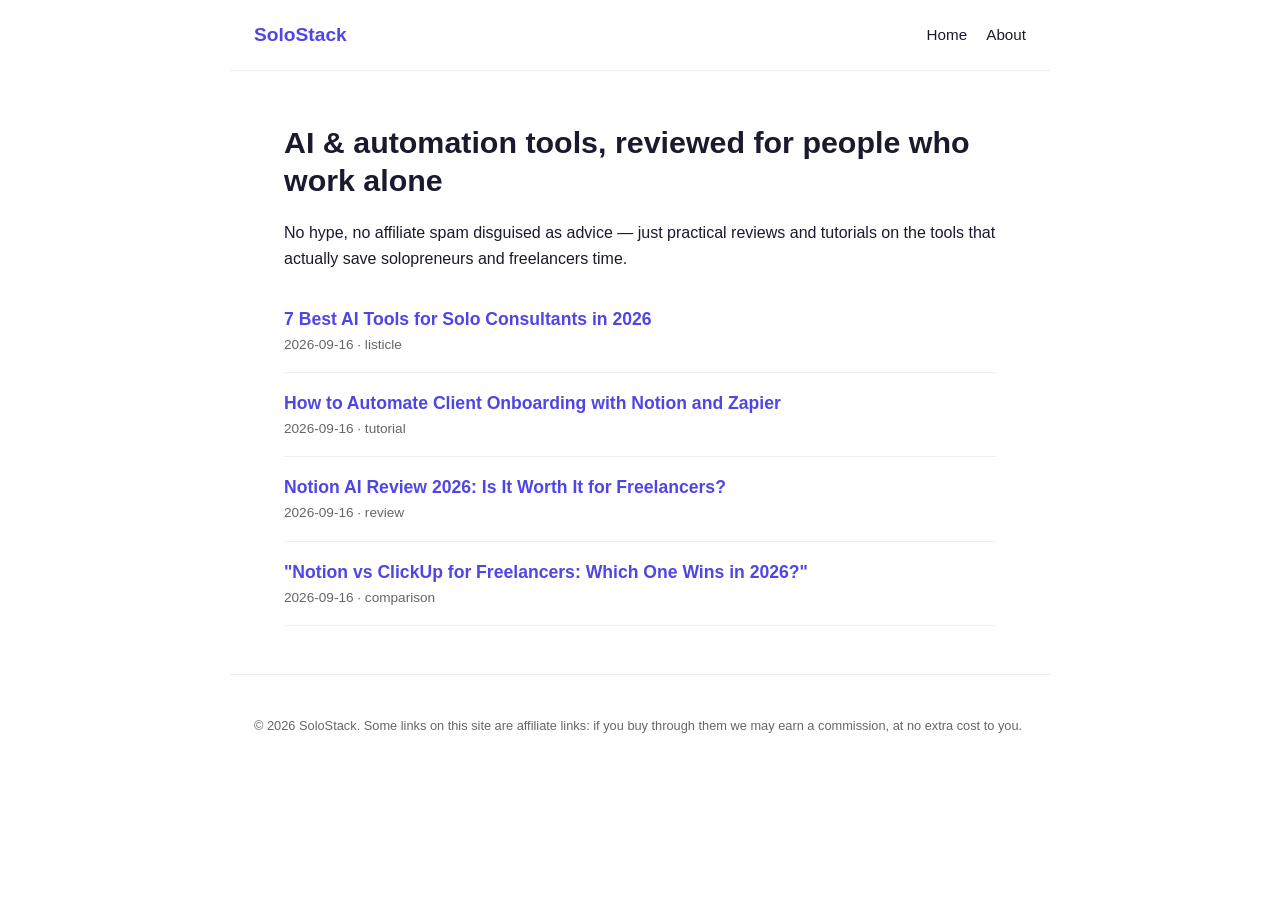
<file: docs/index.html>
<!DOCTYPE html>
<html lang="en">
<head>
<meta charset="UTF-8">
<meta name="viewport" content="width=device-width, initial-scale=1.0">
<title>SoloStack — AI &amp; Automation Tools for Freelancers and Solopreneurs</title>
<meta name="description" content="Honest reviews, comparisons and tutorials on AI and automation tools for freelancers, consultants and small teams.">
<link rel="stylesheet" href="style.css">
</head>
<body>
<header class="site-header">
  <a class="brand" href="index.html">SoloStack</a>
  <nav><a href="index.html">Home</a><a href="about.html">About</a></nav>
</header>
<main>
<h1>AI &amp; automation tools, reviewed for people who work alone</h1>
<p>No hype, no affiliate spam disguised as advice — just practical reviews and tutorials on the tools that actually save solopreneurs and freelancers time.</p>
<ul class="card-list">

<li>
  <a href="7-best-ai-tools-solo-consultants-2026.html">7 Best AI Tools for Solo Consultants in 2026</a>
  <div class="meta">2026-09-16 · listicle</div>
</li>

<li>
  <a href="automate-client-onboarding-notion-zapier.html">How to Automate Client Onboarding with Notion and Zapier</a>
  <div class="meta">2026-09-16 · tutorial</div>
</li>

<li>
  <a href="notion-ai-review-2026.html">Notion AI Review 2026: Is It Worth It for Freelancers?</a>
  <div class="meta">2026-09-16 · review</div>
</li>

<li>
  <a href="notion-vs-clickup-freelancers.html">"Notion vs ClickUp for Freelancers: Which One Wins in 2026?"</a>
  <div class="meta">2026-09-16 · comparison</div>
</li>

</ul>
</main>
<footer class="site-footer">
  <p>&copy; 2026 SoloStack. Some links on this site are affiliate links: if you buy through them we may earn a commission, at no extra cost to you.</p>
</footer>
</body>
</html>
</file>
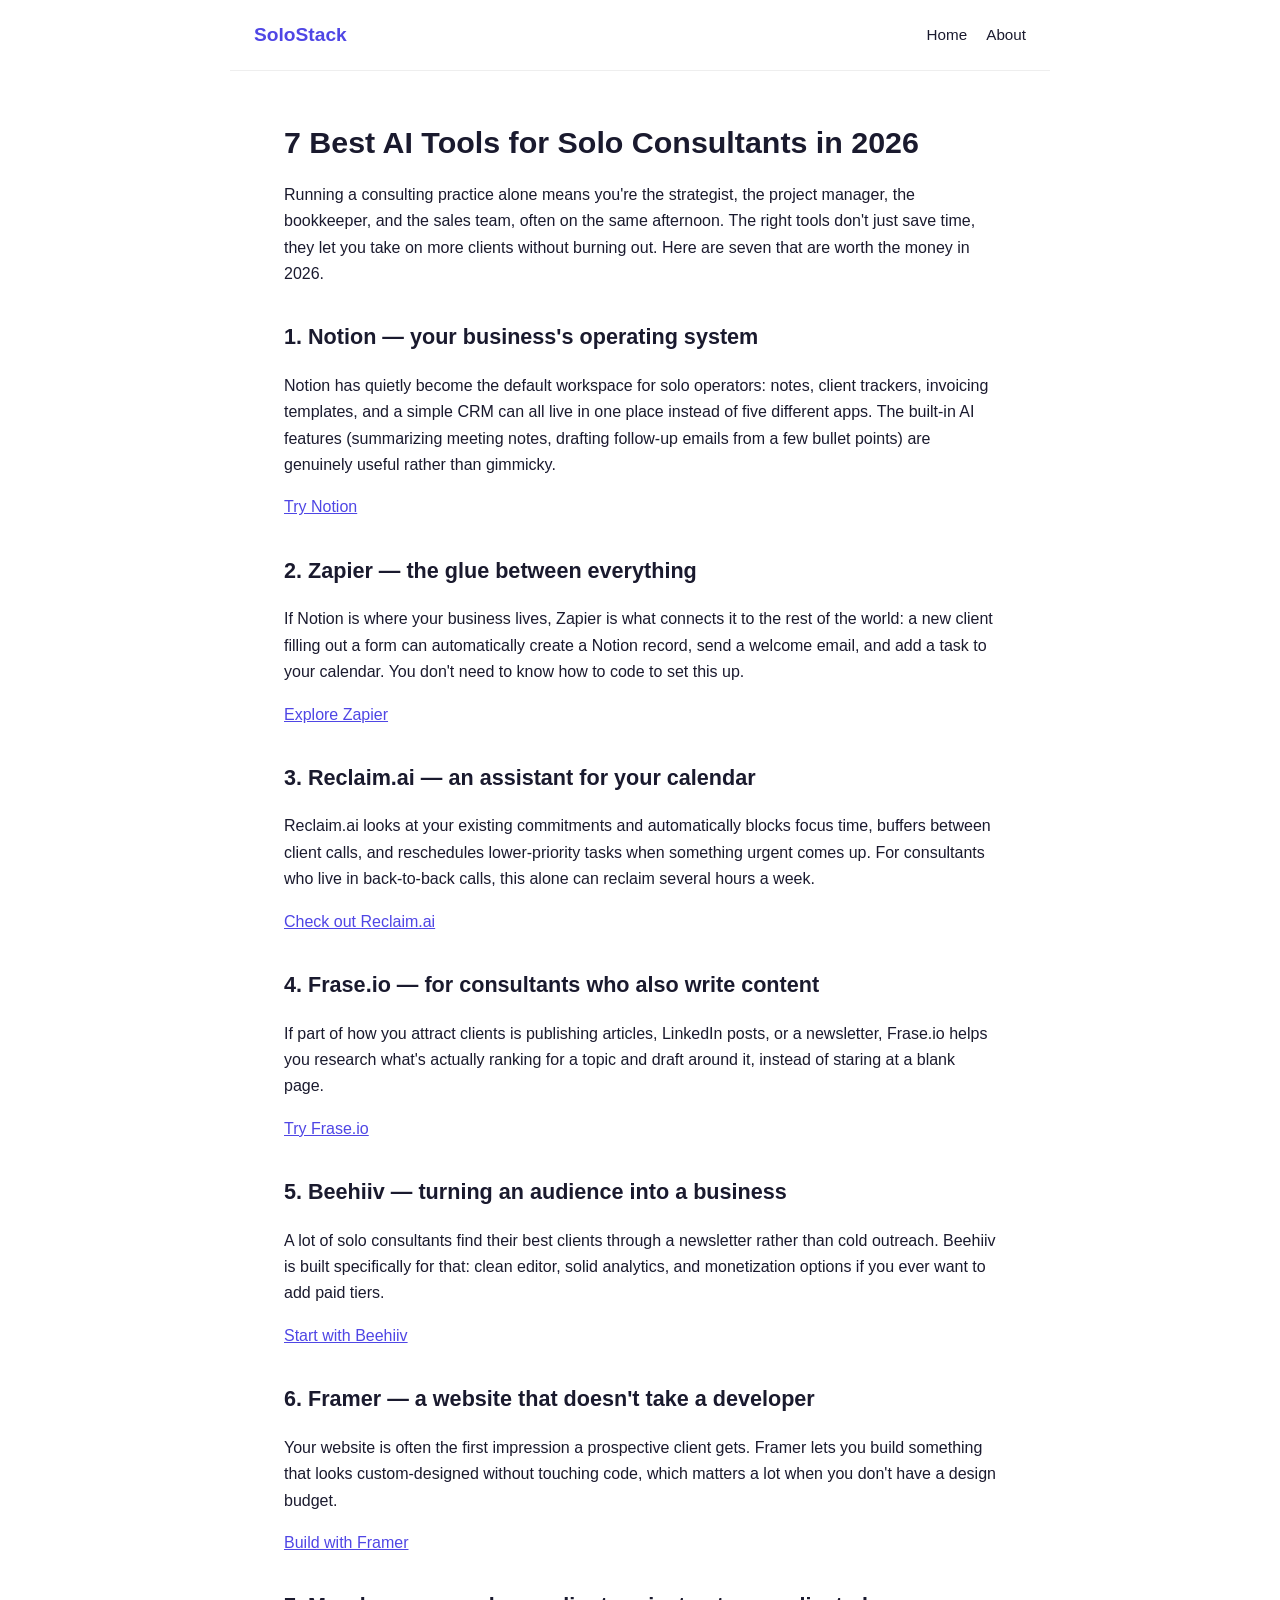
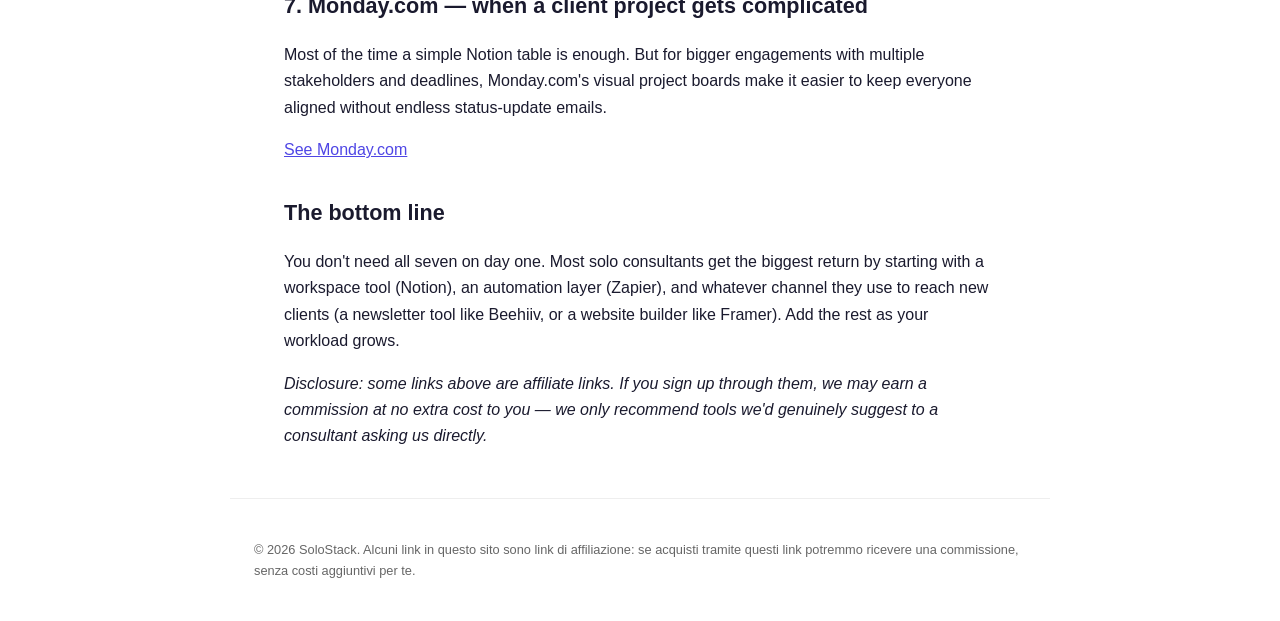
<file: docs/7-best-ai-tools-solo-consultants-2026.html>
<!DOCTYPE html>
<html lang="en">
<head>
<meta charset="UTF-8">
<meta name="viewport" content="width=device-width, initial-scale=1.0">
<title>7 Best AI Tools for Solo Consultants in 2026 | SoloStack</title>
<meta name="description" content="A practical, no-hype list of AI and automation tools that actually save solo consultants time in 2026, from scheduling to client management.">
<link rel="canonical" href="https://REPLACE-WITH-YOUR-GITHUB-PAGES-URL/7-best-ai-tools-solo-consultants-2026.html">
<link rel="stylesheet" href="style.css">
</head>
<body>
<header class="site-header">
  <a class="brand" href="index.html">SoloStack</a>
  <nav><a href="index.html">Home</a><a href="about.html">About</a></nav>
</header>
<main>
<h1>7 Best AI Tools for Solo Consultants in 2026</h1>
<p>Running a consulting practice alone means you're the strategist, the project manager, the bookkeeper, and the sales team, often on the same afternoon. The right tools don't just save time, they let you take on more clients without burning out. Here are seven that are worth the money in 2026.</p>
<h2 id="1-notion-your-businesss-operating-system">1. Notion — your business's operating system</h2>
<p>Notion has quietly become the default workspace for solo operators: notes, client trackers, invoicing templates, and a simple CRM can all live in one place instead of five different apps. The built-in AI features (summarizing meeting notes, drafting follow-up emails from a few bullet points) are genuinely useful rather than gimmicky.</p>
<p><a href="#todo-affiliate-link-notion">Try Notion</a></p>
<h2 id="2-zapier-the-glue-between-everything">2. Zapier — the glue between everything</h2>
<p>If Notion is where your business lives, Zapier is what connects it to the rest of the world: a new client filling out a form can automatically create a Notion record, send a welcome email, and add a task to your calendar. You don't need to know how to code to set this up.</p>
<p><a href="#todo-affiliate-link-zapier">Explore Zapier</a></p>
<h2 id="3-reclaimai-an-assistant-for-your-calendar">3. Reclaim.ai — an assistant for your calendar</h2>
<p>Reclaim.ai looks at your existing commitments and automatically blocks focus time, buffers between client calls, and reschedules lower-priority tasks when something urgent comes up. For consultants who live in back-to-back calls, this alone can reclaim several hours a week.</p>
<p><a href="#todo-affiliate-link-reclaim">Check out Reclaim.ai</a></p>
<h2 id="4-fraseio-for-consultants-who-also-write-content">4. Frase.io — for consultants who also write content</h2>
<p>If part of how you attract clients is publishing articles, LinkedIn posts, or a newsletter, Frase.io helps you research what's actually ranking for a topic and draft around it, instead of staring at a blank page.</p>
<p><a href="#todo-affiliate-link-frase">Try Frase.io</a></p>
<h2 id="5-beehiiv-turning-an-audience-into-a-business">5. Beehiiv — turning an audience into a business</h2>
<p>A lot of solo consultants find their best clients through a newsletter rather than cold outreach. Beehiiv is built specifically for that: clean editor, solid analytics, and monetization options if you ever want to add paid tiers.</p>
<p><a href="#todo-affiliate-link-beehiiv">Start with Beehiiv</a></p>
<h2 id="6-framer-a-website-that-doesnt-take-a-developer">6. Framer — a website that doesn't take a developer</h2>
<p>Your website is often the first impression a prospective client gets. Framer lets you build something that looks custom-designed without touching code, which matters a lot when you don't have a design budget.</p>
<p><a href="#todo-affiliate-link-framer">Build with Framer</a></p>
<h2 id="7-mondaycom-when-a-client-project-gets-complicated">7. Monday.com — when a client project gets complicated</h2>
<p>Most of the time a simple Notion table is enough. But for bigger engagements with multiple stakeholders and deadlines, Monday.com's visual project boards make it easier to keep everyone aligned without endless status-update emails.</p>
<p><a href="#todo-affiliate-link-monday">See Monday.com</a></p>
<h2 id="the-bottom-line">The bottom line</h2>
<p>You don't need all seven on day one. Most solo consultants get the biggest return by starting with a workspace tool (Notion), an automation layer (Zapier), and whatever channel they use to reach new clients (a newsletter tool like Beehiiv, or a website builder like Framer). Add the rest as your workload grows.</p>
<p><em>Disclosure: some links above are affiliate links. If you sign up through them, we may earn a commission at no extra cost to you — we only recommend tools we'd genuinely suggest to a consultant asking us directly.</em></p>
</main>
<footer class="site-footer">
  <p>&copy; 2026 SoloStack. Alcuni link in questo sito sono link di affiliazione: se acquisti tramite questi link potremmo ricevere una commissione, senza costi aggiuntivi per te.</p>
</footer>
</body>
</html>
</file>
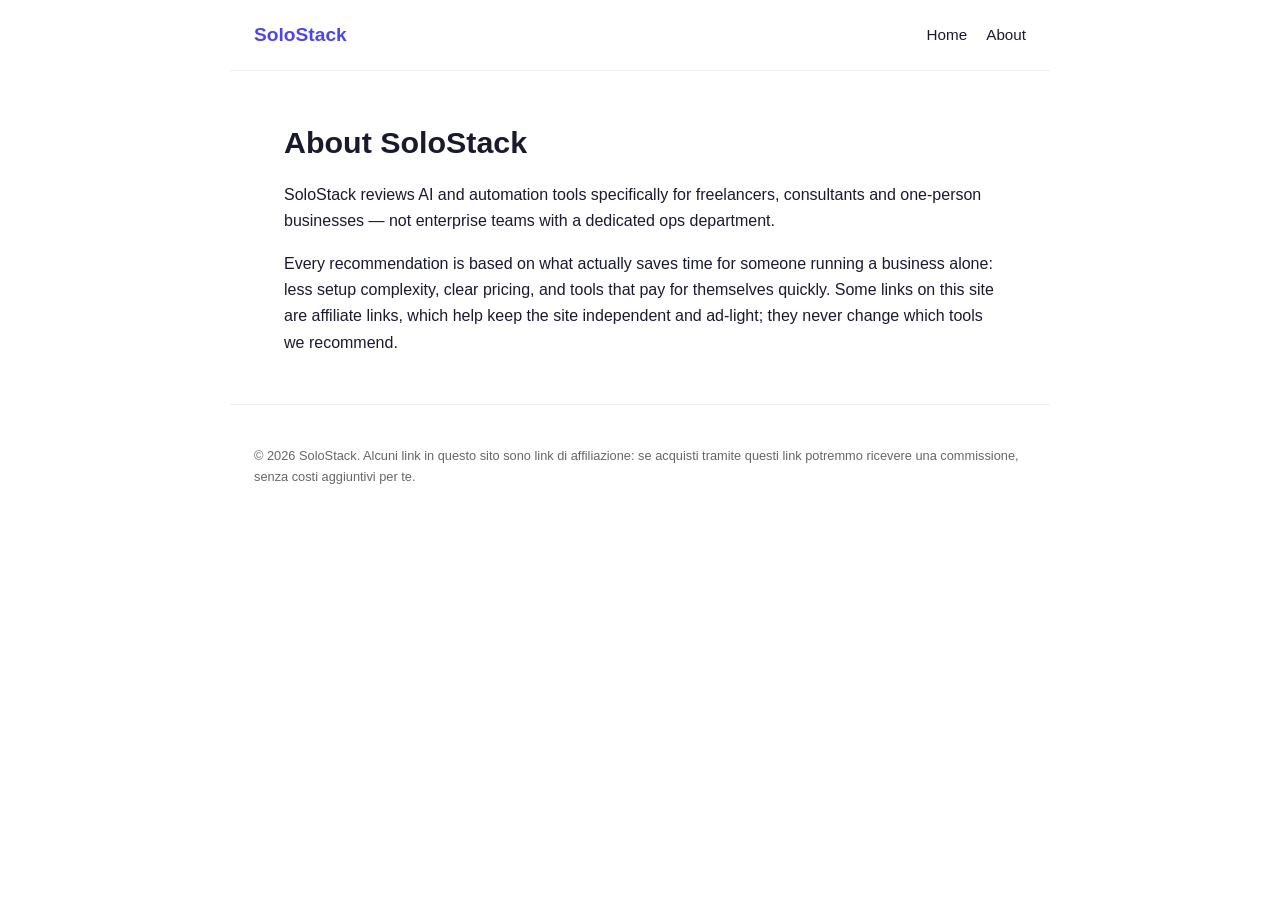
<file: docs/about.html>
<!DOCTYPE html>
<html lang="en">
<head>
<meta charset="UTF-8">
<meta name="viewport" content="width=device-width, initial-scale=1.0">
<title>About SoloStack | SoloStack</title>
<meta name="description" content="What SoloStack is and why it exists.">
<link rel="canonical" href="https://REPLACE-WITH-YOUR-GITHUB-PAGES-URL/about.html">
<link rel="stylesheet" href="style.css">
</head>
<body>
<header class="site-header">
  <a class="brand" href="index.html">SoloStack</a>
  <nav><a href="index.html">Home</a><a href="about.html">About</a></nav>
</header>
<main>
<h1>About SoloStack</h1>
<p>SoloStack reviews AI and automation tools specifically for freelancers, consultants and one-person businesses — not enterprise teams with a dedicated ops department.</p>
<p>Every recommendation is based on what actually saves time for someone running a business alone: less setup complexity, clear pricing, and tools that pay for themselves quickly. Some links on this site are affiliate links, which help keep the site independent and ad-light; they never change which tools we recommend.</p>
</main>
<footer class="site-footer">
  <p>&copy; 2026 SoloStack. Alcuni link in questo sito sono link di affiliazione: se acquisti tramite questi link potremmo ricevere una commissione, senza costi aggiuntivi per te.</p>
</footer>
</body>
</html>
</file>
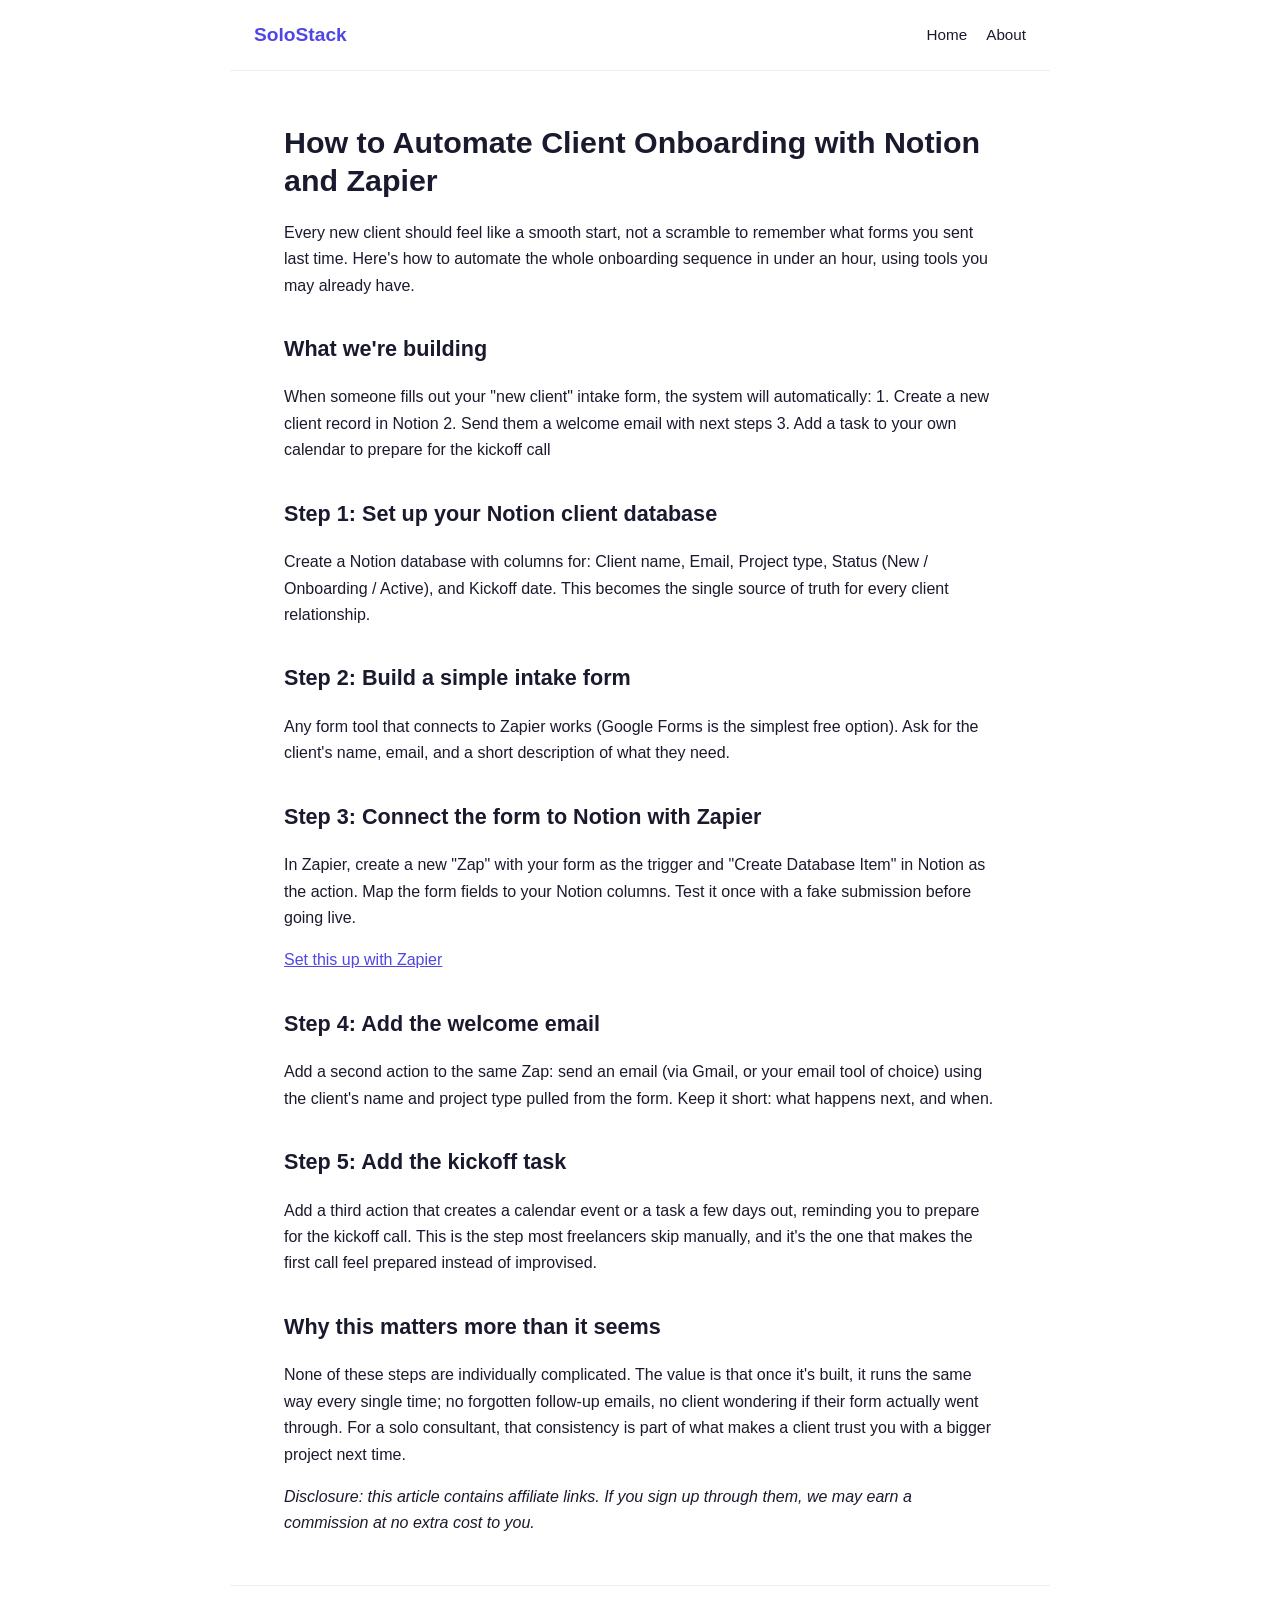
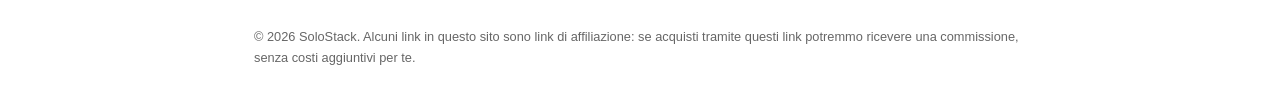
<file: docs/automate-client-onboarding-notion-zapier.html>
<!DOCTYPE html>
<html lang="en">
<head>
<meta charset="UTF-8">
<meta name="viewport" content="width=device-width, initial-scale=1.0">
<title>How to Automate Client Onboarding with Notion and Zapier | SoloStack</title>
<meta name="description" content="A step-by-step tutorial for freelancers to automate client onboarding using Notion and Zapier, without writing any code.">
<link rel="canonical" href="https://REPLACE-WITH-YOUR-GITHUB-PAGES-URL/automate-client-onboarding-notion-zapier.html">
<link rel="stylesheet" href="style.css">
</head>
<body>
<header class="site-header">
  <a class="brand" href="index.html">SoloStack</a>
  <nav><a href="index.html">Home</a><a href="about.html">About</a></nav>
</header>
<main>
<h1>How to Automate Client Onboarding with Notion and Zapier</h1>
<p>Every new client should feel like a smooth start, not a scramble to remember what forms you sent last time. Here's how to automate the whole onboarding sequence in under an hour, using tools you may already have.</p>
<h2 id="what-were-building">What we're building</h2>
<p>When someone fills out your "new client" intake form, the system will automatically:
1. Create a new client record in Notion
2. Send them a welcome email with next steps
3. Add a task to your own calendar to prepare for the kickoff call</p>
<h2 id="step-1-set-up-your-notion-client-database">Step 1: Set up your Notion client database</h2>
<p>Create a Notion database with columns for: Client name, Email, Project type, Status (New / Onboarding / Active), and Kickoff date. This becomes the single source of truth for every client relationship.</p>
<h2 id="step-2-build-a-simple-intake-form">Step 2: Build a simple intake form</h2>
<p>Any form tool that connects to Zapier works (Google Forms is the simplest free option). Ask for the client's name, email, and a short description of what they need.</p>
<h2 id="step-3-connect-the-form-to-notion-with-zapier">Step 3: Connect the form to Notion with Zapier</h2>
<p>In Zapier, create a new "Zap" with your form as the trigger and "Create Database Item" in Notion as the action. Map the form fields to your Notion columns. Test it once with a fake submission before going live.</p>
<p><a href="#todo-affiliate-link-zapier">Set this up with Zapier</a></p>
<h2 id="step-4-add-the-welcome-email">Step 4: Add the welcome email</h2>
<p>Add a second action to the same Zap: send an email (via Gmail, or your email tool of choice) using the client's name and project type pulled from the form. Keep it short: what happens next, and when.</p>
<h2 id="step-5-add-the-kickoff-task">Step 5: Add the kickoff task</h2>
<p>Add a third action that creates a calendar event or a task a few days out, reminding you to prepare for the kickoff call. This is the step most freelancers skip manually, and it's the one that makes the first call feel prepared instead of improvised.</p>
<h2 id="why-this-matters-more-than-it-seems">Why this matters more than it seems</h2>
<p>None of these steps are individually complicated. The value is that once it's built, it runs the same way every single time; no forgotten follow-up emails, no client wondering if their form actually went through. For a solo consultant, that consistency is part of what makes a client trust you with a bigger project next time.</p>
<p><em>Disclosure: this article contains affiliate links. If you sign up through them, we may earn a commission at no extra cost to you.</em></p>
</main>
<footer class="site-footer">
  <p>&copy; 2026 SoloStack. Alcuni link in questo sito sono link di affiliazione: se acquisti tramite questi link potremmo ricevere una commissione, senza costi aggiuntivi per te.</p>
</footer>
</body>
</html>
</file>
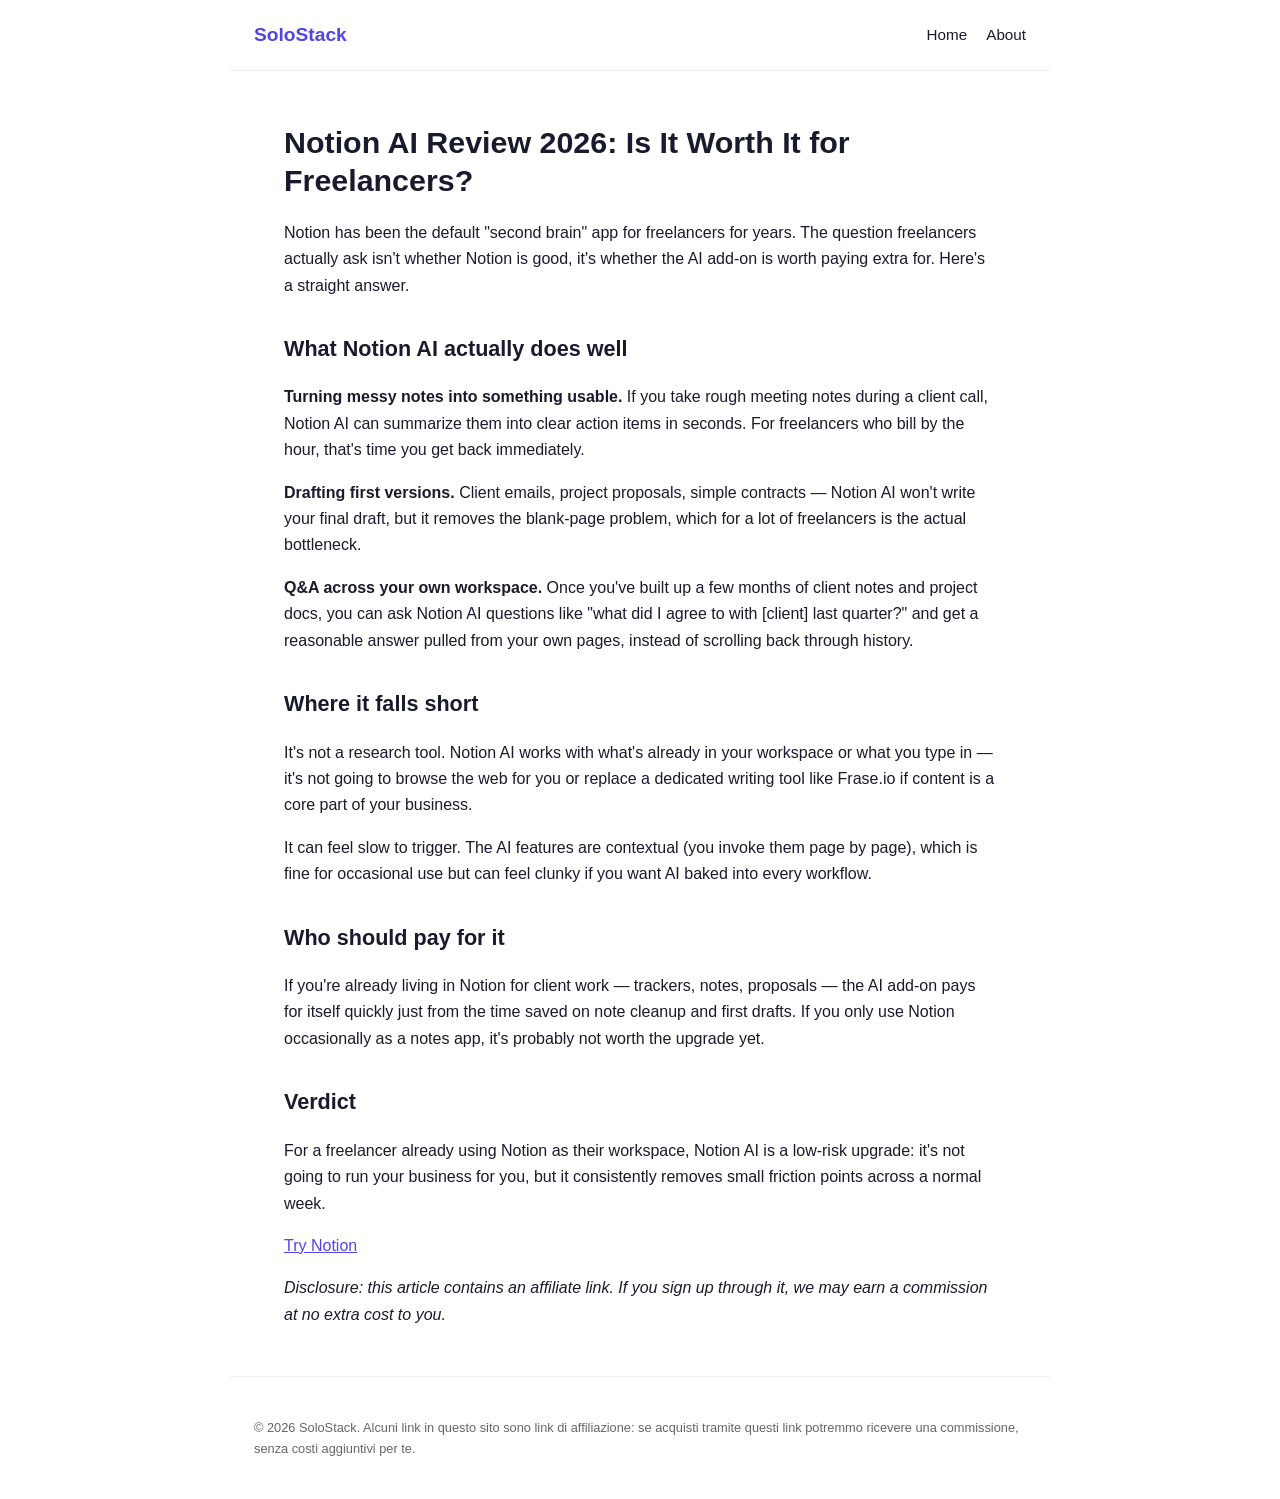
<file: docs/notion-ai-review-2026.html>
<!DOCTYPE html>
<html lang="en">
<head>
<meta charset="UTF-8">
<meta name="viewport" content="width=device-width, initial-scale=1.0">
<title>Notion AI Review 2026: Is It Worth It for Freelancers? | SoloStack</title>
<meta name="description" content="An honest review of Notion AI for freelancers and solopreneurs in 2026 — what it's genuinely good at, where it falls short, and whether the upgrade is worth it.">
<link rel="canonical" href="https://REPLACE-WITH-YOUR-GITHUB-PAGES-URL/notion-ai-review-2026.html">
<link rel="stylesheet" href="style.css">
</head>
<body>
<header class="site-header">
  <a class="brand" href="index.html">SoloStack</a>
  <nav><a href="index.html">Home</a><a href="about.html">About</a></nav>
</header>
<main>
<h1>Notion AI Review 2026: Is It Worth It for Freelancers?</h1>
<p>Notion has been the default "second brain" app for freelancers for years. The question freelancers actually ask isn't whether Notion is good, it's whether the AI add-on is worth paying extra for. Here's a straight answer.</p>
<h2 id="what-notion-ai-actually-does-well">What Notion AI actually does well</h2>
<p><strong>Turning messy notes into something usable.</strong> If you take rough meeting notes during a client call, Notion AI can summarize them into clear action items in seconds. For freelancers who bill by the hour, that's time you get back immediately.</p>
<p><strong>Drafting first versions.</strong> Client emails, project proposals, simple contracts — Notion AI won't write your final draft, but it removes the blank-page problem, which for a lot of freelancers is the actual bottleneck.</p>
<p><strong>Q&amp;A across your own workspace.</strong> Once you've built up a few months of client notes and project docs, you can ask Notion AI questions like "what did I agree to with [client] last quarter?" and get a reasonable answer pulled from your own pages, instead of scrolling back through history.</p>
<h2 id="where-it-falls-short">Where it falls short</h2>
<p>It's not a research tool. Notion AI works with what's already in your workspace or what you type in — it's not going to browse the web for you or replace a dedicated writing tool like Frase.io if content is a core part of your business.</p>
<p>It can feel slow to trigger. The AI features are contextual (you invoke them page by page), which is fine for occasional use but can feel clunky if you want AI baked into every workflow.</p>
<h2 id="who-should-pay-for-it">Who should pay for it</h2>
<p>If you're already living in Notion for client work — trackers, notes, proposals — the AI add-on pays for itself quickly just from the time saved on note cleanup and first drafts. If you only use Notion occasionally as a notes app, it's probably not worth the upgrade yet.</p>
<h2 id="verdict">Verdict</h2>
<p>For a freelancer already using Notion as their workspace, Notion AI is a low-risk upgrade: it's not going to run your business for you, but it consistently removes small friction points across a normal week.</p>
<p><a href="#todo-affiliate-link-notion">Try Notion</a></p>
<p><em>Disclosure: this article contains an affiliate link. If you sign up through it, we may earn a commission at no extra cost to you.</em></p>
</main>
<footer class="site-footer">
  <p>&copy; 2026 SoloStack. Alcuni link in questo sito sono link di affiliazione: se acquisti tramite questi link potremmo ricevere una commissione, senza costi aggiuntivi per te.</p>
</footer>
</body>
</html>
</file>
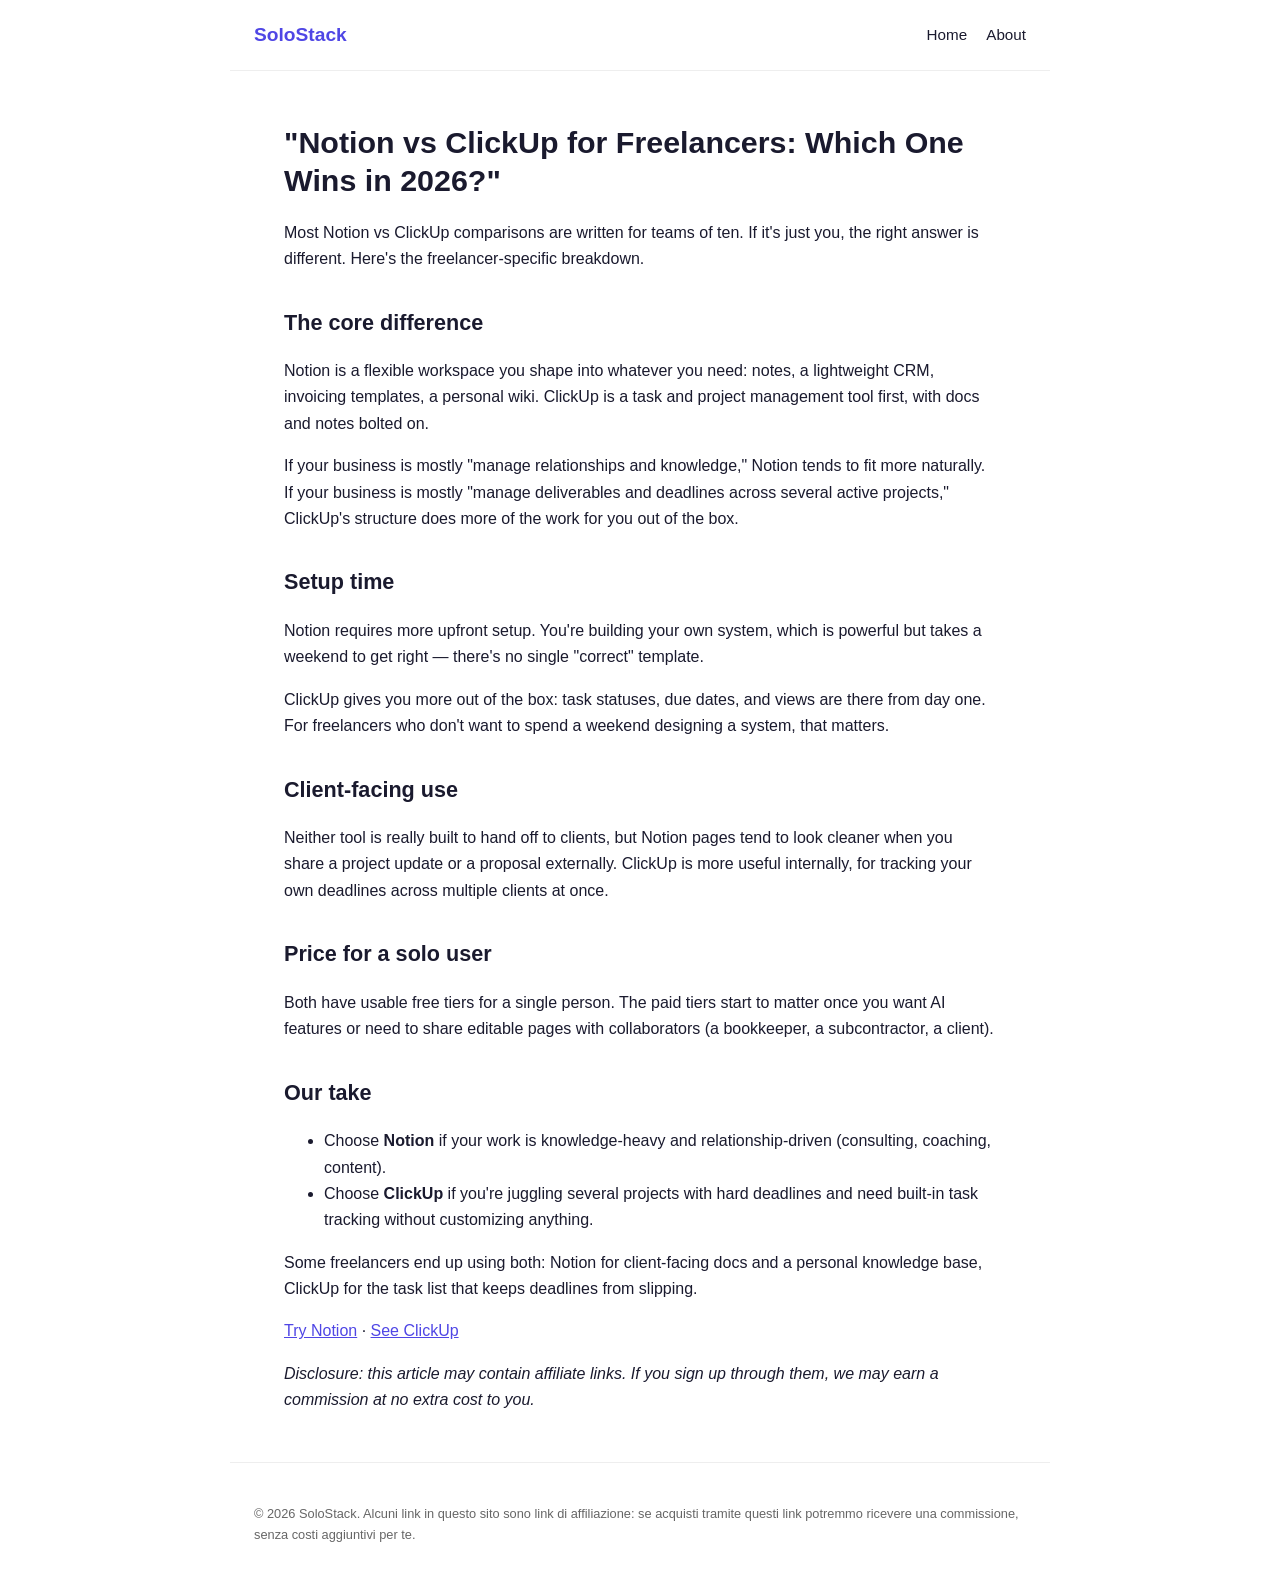
<file: docs/notion-vs-clickup-freelancers.html>
<!DOCTYPE html>
<html lang="en">
<head>
<meta charset="UTF-8">
<meta name="viewport" content="width=device-width, initial-scale=1.0">
<title>"Notion vs ClickUp for Freelancers: Which One Wins in 2026?" | SoloStack</title>
<meta name="description" content="Notion vs ClickUp compared specifically for freelancers and solopreneurs — not agencies or enterprise teams. Which one actually fits a one-person business.">
<link rel="canonical" href="https://REPLACE-WITH-YOUR-GITHUB-PAGES-URL/notion-vs-clickup-freelancers.html">
<link rel="stylesheet" href="style.css">
</head>
<body>
<header class="site-header">
  <a class="brand" href="index.html">SoloStack</a>
  <nav><a href="index.html">Home</a><a href="about.html">About</a></nav>
</header>
<main>
<h1>"Notion vs ClickUp for Freelancers: Which One Wins in 2026?"</h1>
<p>Most Notion vs ClickUp comparisons are written for teams of ten. If it's just you, the right answer is different. Here's the freelancer-specific breakdown.</p>
<h2 id="the-core-difference">The core difference</h2>
<p>Notion is a flexible workspace you shape into whatever you need: notes, a lightweight CRM, invoicing templates, a personal wiki. ClickUp is a task and project management tool first, with docs and notes bolted on.</p>
<p>If your business is mostly "manage relationships and knowledge," Notion tends to fit more naturally. If your business is mostly "manage deliverables and deadlines across several active projects," ClickUp's structure does more of the work for you out of the box.</p>
<h2 id="setup-time">Setup time</h2>
<p>Notion requires more upfront setup. You're building your own system, which is powerful but takes a weekend to get right — there's no single "correct" template.</p>
<p>ClickUp gives you more out of the box: task statuses, due dates, and views are there from day one. For freelancers who don't want to spend a weekend designing a system, that matters.</p>
<h2 id="client-facing-use">Client-facing use</h2>
<p>Neither tool is really built to hand off to clients, but Notion pages tend to look cleaner when you share a project update or a proposal externally. ClickUp is more useful internally, for tracking your own deadlines across multiple clients at once.</p>
<h2 id="price-for-a-solo-user">Price for a solo user</h2>
<p>Both have usable free tiers for a single person. The paid tiers start to matter once you want AI features or need to share editable pages with collaborators (a bookkeeper, a subcontractor, a client).</p>
<h2 id="our-take">Our take</h2>
<ul>
<li>Choose <strong>Notion</strong> if your work is knowledge-heavy and relationship-driven (consulting, coaching, content).</li>
<li>Choose <strong>ClickUp</strong> if you're juggling several projects with hard deadlines and need built-in task tracking without customizing anything.</li>
</ul>
<p>Some freelancers end up using both: Notion for client-facing docs and a personal knowledge base, ClickUp for the task list that keeps deadlines from slipping.</p>
<p><a href="#todo-affiliate-link-notion">Try Notion</a> · <a href="#todo-affiliate-link-clickup">See ClickUp</a></p>
<p><em>Disclosure: this article may contain affiliate links. If you sign up through them, we may earn a commission at no extra cost to you.</em></p>
</main>
<footer class="site-footer">
  <p>&copy; 2026 SoloStack. Alcuni link in questo sito sono link di affiliazione: se acquisti tramite questi link potremmo ricevere una commissione, senza costi aggiuntivi per te.</p>
</footer>
</body>
</html>
</file>
<file: docs/style.css>
:root{--fg:#1a1a2e;--bg:#ffffff;--accent:#4f46e5;--muted:#666;}
*{box-sizing:border-box}
body{margin:0;font-family:-apple-system,Segoe UI,Roboto,Helvetica,Arial,sans-serif;color:var(--fg);background:var(--bg);line-height:1.65}
.site-header{display:flex;justify-content:space-between;align-items:center;padding:1.2rem 1.5rem;border-bottom:1px solid #eee;max-width:820px;margin:0 auto}
.brand{font-weight:700;font-size:1.2rem;color:var(--accent);text-decoration:none}
.site-header nav a{margin-left:1.2rem;color:var(--fg);text-decoration:none;font-size:.95rem}
main{max-width:760px;margin:0 auto;padding:2rem 1.5rem}
h1{font-size:1.9rem;line-height:1.25}
h2{font-size:1.35rem;margin-top:2rem}
p{margin:1rem 0}
a{color:var(--accent)}
.card-list{list-style:none;padding:0}
.card-list li{padding:1rem 0;border-bottom:1px solid #eee}
.card-list a{font-weight:600;text-decoration:none;font-size:1.1rem}
.meta{color:var(--muted);font-size:.85rem}
.cta{display:inline-block;background:var(--accent);color:#fff;padding:.6rem 1.1rem;border-radius:6px;text-decoration:none;font-weight:600}
.site-footer{max-width:820px;margin:0 auto;padding:1.5rem;color:var(--muted);font-size:.8rem;border-top:1px solid #eee}
</file>
